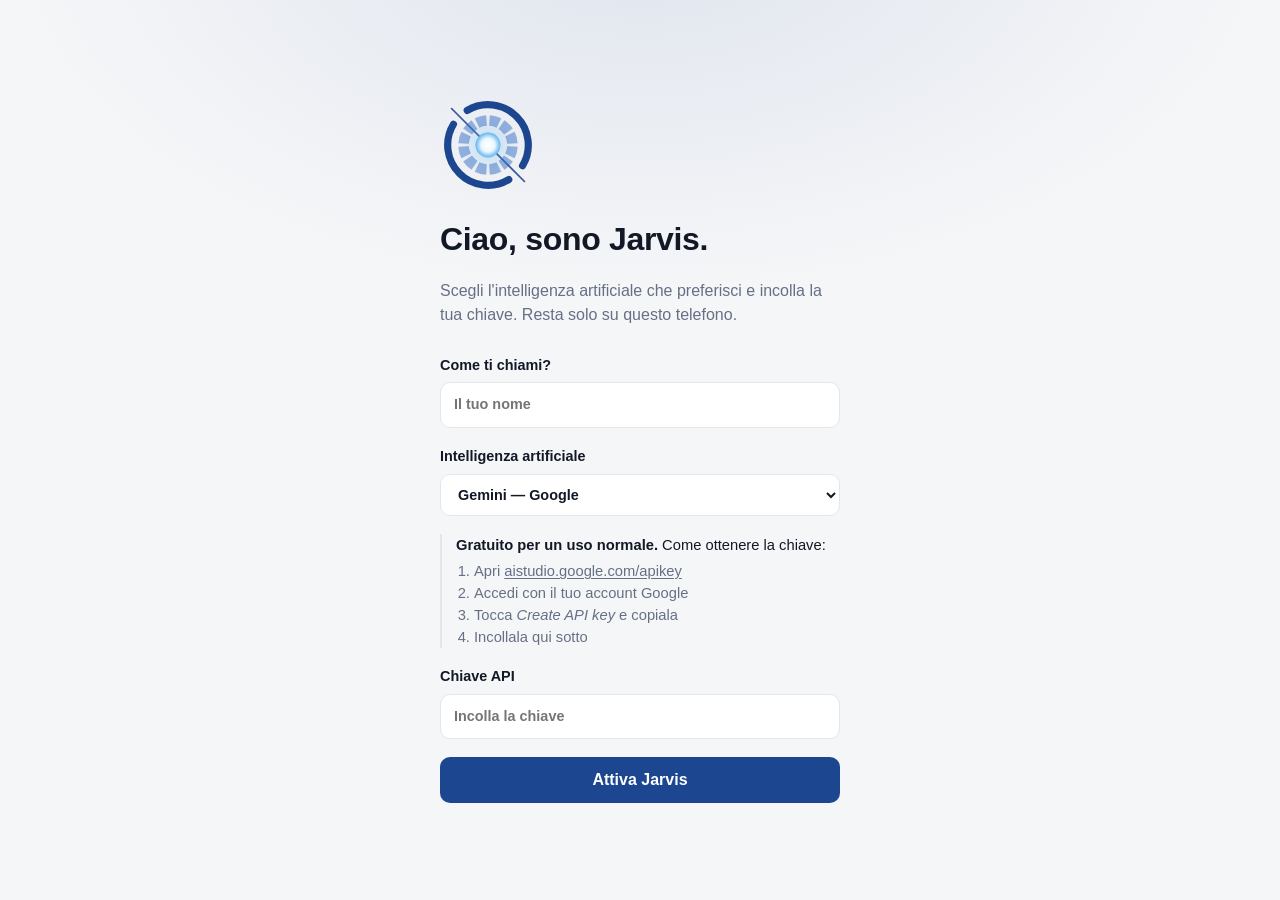
<file: index.html>
<!doctype html>
<html lang="it">
<head>
  <meta charset="utf-8">
  <meta name="viewport" content="width=device-width, initial-scale=1, viewport-fit=cover, interactive-widget=resizes-content">
  <title>Jarvis</title>
  <meta name="description" content="Jarvis, il tuo assistente personale.">
  <meta name="theme-color" content="#f5f6f8" media="(prefers-color-scheme: light)">
  <meta name="theme-color" content="#0c0e14" media="(prefers-color-scheme: dark)">
  <meta name="apple-mobile-web-app-capable" content="yes">
  <meta name="mobile-web-app-capable" content="yes">
  <meta name="apple-mobile-web-app-status-bar-style" content="default">
  <meta name="apple-mobile-web-app-title" content="Jarvis">
  <link rel="manifest" href="manifest.webmanifest">
  <link rel="icon" type="image/png" sizes="48x48" href="icons/favicon-48.png">
  <link rel="apple-touch-icon" href="icons/apple-touch-icon.png">
  <link rel="stylesheet" href="style.css">
</head>
<body>
  <!-- Accensione -->
  <div id="boot" class="boot" hidden aria-hidden="true"><div class="reactor-slot xl"></div></div>

  <!-- Configurazione iniziale -->
  <section id="setup" class="screen" hidden>
    <div class="setup-card">
      <div class="reactor-slot lg"></div>
      <h1>Ciao, sono Jarvis.</h1>
      <p class="muted">Scegli l'intelligenza artificiale che preferisci e incolla la tua chiave. Resta solo su questo telefono.</p>

      <form id="setup-form">
        <label>Come ti chiami?
          <input id="setup-name" autocomplete="given-name" placeholder="Il tuo nome" required>
        </label>

        <label>Intelligenza artificiale
          <select id="setup-provider"></select>
        </label>

        <div id="setup-howto" class="howto"></div>

        <label>Chiave API
          <input id="setup-key" type="password" autocomplete="off" spellcheck="false" placeholder="Incolla la chiave" required>
        </label>

        <p id="setup-error" class="error" hidden></p>
        <button id="setup-submit" type="submit" class="primary">Attiva Jarvis</button>
      </form>
    </div>
  </section>

  <!-- App principale -->
  <section id="main" class="screen" hidden>
    <header class="topbar glass">
      <div class="topbar-row">
      <div class="brand"><div class="reactor-slot sm"></div><div><div>Jarvis</div><div id="model-chip" class="model-chip"></div></div></div>
      <nav class="tabs" role="tablist">
        <button role="tab" data-tab="chat" aria-selected="true">Chat</button>
        <button role="tab" data-tab="notes" aria-selected="false">Promemoria <span id="notes-badge" class="badge" hidden></span></button>
        <button role="tab" data-tab="settings" aria-selected="false" aria-label="Impostazioni"><svg viewBox="0 0 24 24"><circle cx="12" cy="12" r="3"/><path d="M19.4 15a1.7 1.7 0 0 0 .3 1.8l.1.1a2 2 0 1 1-2.8 2.8l-.1-.1a1.7 1.7 0 0 0-1.8-.3 1.7 1.7 0 0 0-1 1.5V21a2 2 0 1 1-4 0v-.1a1.7 1.7 0 0 0-1.1-1.5 1.7 1.7 0 0 0-1.8.3l-.1.1a2 2 0 1 1-2.8-2.8l.1-.1a1.7 1.7 0 0 0 .3-1.8 1.7 1.7 0 0 0-1.5-1H3a2 2 0 1 1 0-4h.1a1.7 1.7 0 0 0 1.5-1.1 1.7 1.7 0 0 0-.3-1.8l-.1-.1a2 2 0 1 1 2.8-2.8l.1.1a1.7 1.7 0 0 0 1.8.3H9a1.7 1.7 0 0 0 1-1.5V3a2 2 0 1 1 4 0v.1a1.7 1.7 0 0 0 1 1.5 1.7 1.7 0 0 0 1.8-.3l.1-.1a2 2 0 1 1 2.8 2.8l-.1.1a1.7 1.7 0 0 0-.3 1.8V9a1.7 1.7 0 0 0 1.5 1H21a2 2 0 1 1 0 4h-.1a1.7 1.7 0 0 0-1.5 1z"/></svg></button>
      </nav>
      </div>
      <div id="install-banner" class="banner" hidden>
        <span id="install-text"></span>
        <button id="install-btn" class="ghost" hidden>Installa</button>
        <button id="install-close" class="close" aria-label="Chiudi"><svg viewBox="0 0 24 24"><path d="M6 6l12 12M18 6L6 18"/></svg></button>
      </div>
    </header>


    <!-- Chat -->
    <div id="tab-chat" class="tab">
      <div id="messages" class="messages" aria-live="polite"></div>
      <div class="dock glass">
      <div class="quick">
        <button data-quick="brief">Brief del giorno</button>
        <button data-quick="news">Notizie</button>
        <button data-quick="email">Scrivi una email</button>
      </div>
      <form id="composer" class="composer">
        <button id="mic" type="button" class="icon" aria-label="Parla" hidden><svg viewBox="0 0 24 24"><rect x="9" y="3" width="6" height="11" rx="3"/><path d="M5 11a7 7 0 0 0 14 0M12 18v3"/></svg></button>
        <textarea id="input" rows="1" placeholder="Chiedi a Jarvis…" enterkeyhint="send"></textarea>
        <button id="send" type="submit" class="icon primary" aria-label="Invia"><svg viewBox="0 0 24 24"><path d="M12 19V5M5 12l7-7 7 7"/></svg></button>
      </form>
      </div>
    </div>

    <!-- Promemoria -->
    <div id="tab-notes" class="tab" hidden>
      <form id="note-form" class="note-form">
        <input id="note-text" placeholder="Nuovo promemoria…" required>
        <input id="note-date" type="date" aria-label="Scadenza">
        <button type="submit" class="primary">Aggiungi</button>
      </form>
      <p class="muted small">Puoi anche dire a Jarvis "ricordami di…" in chat.</p>
      <ul id="notes" class="notes"></ul>
    </div>

    <!-- Impostazioni -->
    <div id="tab-settings" class="tab" hidden>
      <form id="settings-form" class="settings">
        <label>Il tuo nome <input id="set-name"></label>
        <label>Intelligenza artificiale <select id="set-provider"></select></label>
        <div id="set-howto" class="howto"></div>
        <label>Chiave API <input id="set-key" type="password" autocomplete="off" spellcheck="false" placeholder="Incolla la chiave"></label>
        <label>Modello
          <select id="set-model" disabled><option>Salva la chiave per vedere i modelli</option></select>
        </label>
        <label class="choice"><input id="set-voice" type="checkbox"> <span>Leggi le risposte ad alta voce</span></label>
        <label class="choice"><input id="set-motion" type="checkbox"> <span>Animazioni del reattore</span></label>
        <p id="settings-msg" class="small" hidden></p>
        <button type="submit" class="primary">Salva</button>
      </form>
      <div class="danger-zone">
        <button id="clear-chat" class="ghost">Cancella la conversazione</button>
        <button id="reset-all" class="ghost danger">Reset completo (cancella tutto)</button>
      </div>
      <p class="muted small">Chiavi e dati restano solo su questo telefono. Jarvis non invia email né fa acquisti: prepara bozze che invii tu.</p>
    </div>
  </section>

  <script type="module" src="app.js"></script>
</body>
</html>
</file>
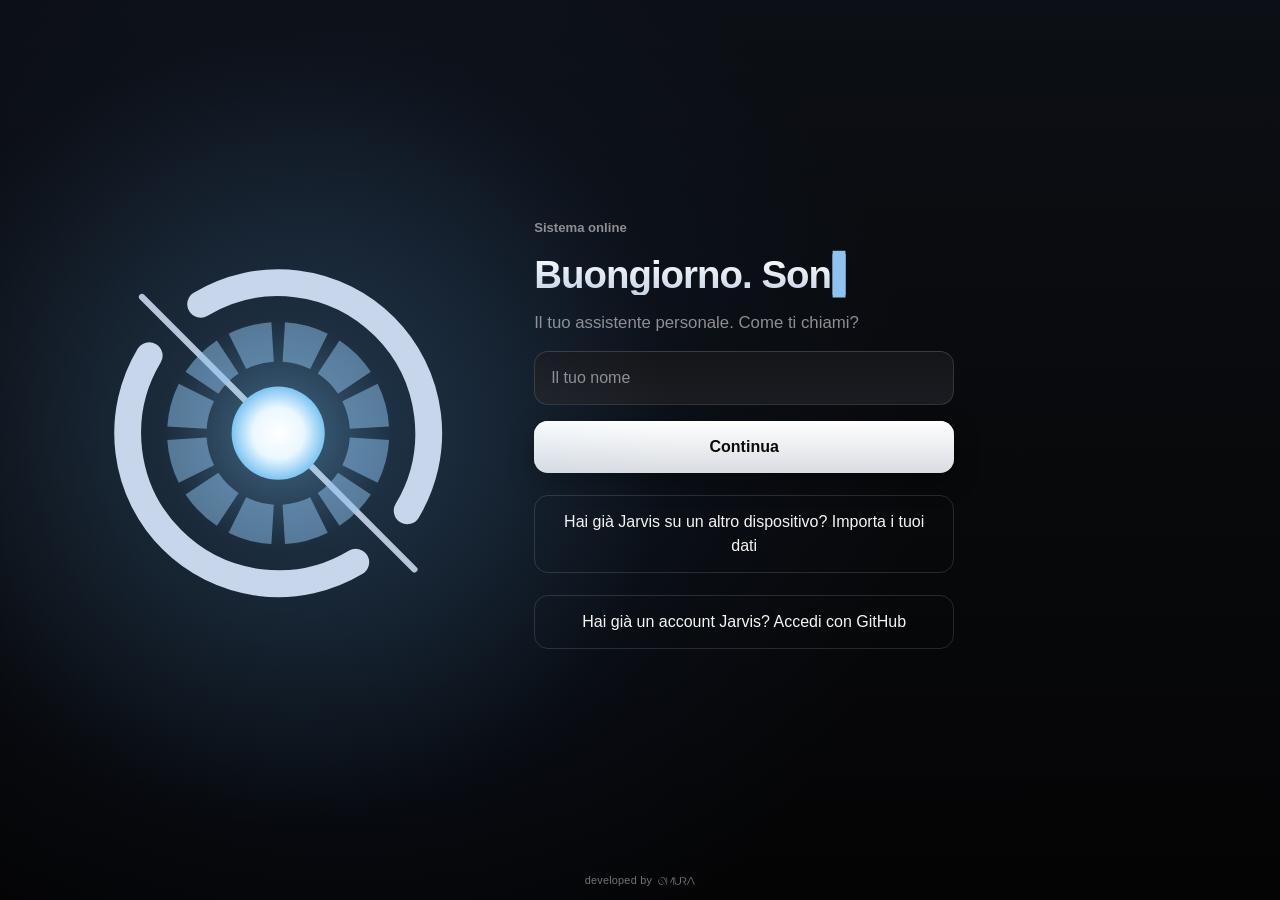
<file: dev/index.html>
<!doctype html>
<html lang="it">
<head>
  <meta charset="utf-8">
  <meta name="viewport" content="width=device-width, initial-scale=1, viewport-fit=cover, interactive-widget=resizes-content">
  <title>Jarvis Dev</title>
  <meta name="description" content="Jarvis, il tuo assistente personale.">
  <meta name="theme-color" content="#0c0f15">
  <meta name="color-scheme" content="dark">
  <meta name="author" content="Omura Srl">
  <meta name="apple-mobile-web-app-capable" content="yes">
  <meta name="mobile-web-app-capable" content="yes">
  <meta name="apple-mobile-web-app-status-bar-style" content="black-translucent">
  <meta name="apple-mobile-web-app-title" content="Jarvis Dev">
  <link rel="manifest" href="manifest.webmanifest">
  <link rel="icon" type="image/png" sizes="48x48" href="icons/favicon-48.png">
  <link rel="apple-touch-icon" href="icons/apple-touch-icon.png">
  <link rel="stylesheet" href="style.css">
</head>
<body data-state="idle">

  <!-- ============ Primo avvio guidato ============ -->
  <section id="onboarding" class="screen onboarding" hidden>
    <div class="ob-reactor"><div class="reactor-slot ob"></div></div>

    <div class="ob-step" data-step="name">
      <p class="eyebrow">Sistema online</p>
      <h1 class="type" data-text="Buongiorno. Sono Jarvis."></h1>
      <p class="lead">Il tuo assistente personale. Come ti chiami?</p>
      <input id="ob-name" autocomplete="given-name" placeholder="Il tuo nome" enterkeyhint="next">
      <div id="ob-gender" class="gender" hidden>
        <p id="ob-gender-hint" class="small muted"></p>
        <div class="chips" role="radiogroup" aria-label="Come ti parlo">
          <button type="button" data-gender="m">Al maschile</button>
          <button type="button" data-gender="f">Al femminile</button>
          <button type="button" data-gender="n">Neutro</button>
        </div>
      </div>
      <button class="primary wide" data-next="brain">Continua</button>
    </div>

    <div class="ob-step" data-step="brain" hidden>
      <p class="eyebrow">Passo 1 di 3</p>
      <h1>Per pensare mi serve un cervello.</h1>
      <p class="lead">Scegli l'intelligenza artificiale. Ti consiglio Gemini: è gratis e ci permette di parlare a voce in tempo reale.</p>
      <button class="card choice-card selected" data-brain="gemini">
        <span class="card-title">Gemini di Google <span class="pill">Consigliato</span></span>
        <span class="card-sub">Gratis · conversazione vocale in tempo reale · ricerca web</span>
      </button>
      <button class="card choice-card" data-brain="other">
        <span class="card-title">Un'altra AI</span>
        <span class="card-sub">Claude, ChatGPT, Mistral, Groq, DeepSeek, Grok, OpenRouter</span>
      </button>
      <select id="ob-provider" hidden></select>
      <button class="primary wide" data-next="key">Continua</button>
    </div>

    <div class="ob-step" data-step="key" hidden>
      <p class="eyebrow">Passo 2 di 3</p>
      <h1 id="ob-key-title">Colleghiamo Gemini.</h1>
      <ol class="steps" id="ob-key-steps"></ol>
      <a id="ob-key-open" class="primary wide button-link" target="_blank" rel="noopener">Apri la pagina della chiave</a>
      <button id="ob-paste" class="ghost wide">Ho copiato la chiave: incollala</button>
      <input id="ob-key" type="password" autocomplete="off" spellcheck="false" placeholder="…oppure incollala qui">
      <p id="ob-key-msg" class="small" hidden></p>
    </div>

    <div class="ob-step" data-step="voice" hidden>
      <p class="eyebrow">Passo 3 di 3</p>
      <h1>Ultima cosa: la mia voce.</h1>
      <p class="lead">Per parlarmi mi serve il microfono. Ascolto solo quando tocchi il reattore. Promesso.</p>
      <label>Voce
        <select id="ob-voice"></select>
      </label>
      <button id="ob-finish" class="primary wide">Attiva il microfono e iniziamo</button>
      <button id="ob-skip-mic" class="ghost wide">Per ora preferisco scrivere</button>
    </div>
    <p class="credit">developed by <span class="omura" role="img" aria-label="Omura"></span></p>
  </section>

  <!-- ============ Schermata principale ============ -->
  <section id="core" class="screen core" hidden>
    <header class="topbar">
      <div class="brand"><b>Jarvis <span class="dev-tag">DEV</span></b><small><span id="date"></span> · <span id="clock">--:--</span></small></div>
      <button class="icon-btn" data-open="settings" aria-label="Impostazioni"><svg viewBox="0 0 24 24"><circle cx="12" cy="12" r="3"/><path d="M19.4 15a1.7 1.7 0 0 0 .3 1.8l.1.1a2 2 0 1 1-2.8 2.8l-.1-.1a1.7 1.7 0 0 0-1.8-.3 1.7 1.7 0 0 0-1 1.5V21a2 2 0 1 1-4 0v-.1a1.7 1.7 0 0 0-1.1-1.5 1.7 1.7 0 0 0-1.8.3l-.1.1a2 2 0 1 1-2.8-2.8l.1-.1a1.7 1.7 0 0 0 .3-1.8 1.7 1.7 0 0 0-1.5-1H3a2 2 0 1 1 0-4h.1a1.7 1.7 0 0 0 1.5-1.1 1.7 1.7 0 0 0-.3-1.8l-.1-.1a2 2 0 1 1 2.8-2.8l.1.1a1.7 1.7 0 0 0 1.8.3H9a1.7 1.7 0 0 0 1-1.5V3a2 2 0 1 1 4 0v.1a1.7 1.7 0 0 0 1 1.5 1.7 1.7 0 0 0 1.8-.3l.1-.1a2 2 0 1 1 2.8 2.8l-.1.1a1.7 1.7 0 0 0-.3 1.8V9a1.7 1.7 0 0 0 1.5 1H21a2 2 0 1 1 0 4h-.1a1.7 1.7 0 0 0-1.5 1z"/></svg></button>
    </header>

    <main class="stage">
      <button id="reactor-btn" class="reactor-btn" aria-label="Parla con Jarvis">
        <div class="reactor-slot core-r"></div>
      </button>
      <p id="status" class="status">Tocca il reattore e parla</p>

      <div class="captions" aria-live="polite">
        <p id="cap-user" class="cap-user"></p>
        <div id="cap-jarvis" class="cap-jarvis"></div>
        <div id="cap-actions" class="app-actions"></div>
      </div>
    </main>

    <form id="composer" class="composer" hidden>
      <textarea id="input" rows="1" placeholder="Scrivi a Jarvis…" enterkeyhint="send"></textarea>
      <button type="submit" class="send" aria-label="Invia"><svg viewBox="0 0 24 24"><path d="M12 19V5M5 12l7-7 7 7"/></svg></button>
    </form>

    <nav class="dock">
      <button id="kb-toggle" aria-label="Scrivi"><svg viewBox="0 0 24 24"><rect x="2" y="6" width="20" height="12" rx="2"/><path d="M6 10h.01M10 10h.01M14 10h.01M18 10h.01M7 14h10"/></svg><span>Scrivi</span></button>
      <button data-open="history" aria-label="Cronologia"><svg viewBox="0 0 24 24"><path d="M21 12a9 9 0 1 1-3-6.7L21 8"/><path d="M21 3v5h-5M12 7v5l3 2"/></svg><span>Cronologia</span></button>
      <button data-open="notes" aria-label="Promemoria"><svg viewBox="0 0 24 24"><path d="M9 11l3 3 8-8"/><path d="M20 12v7a2 2 0 0 1-2 2H6a2 2 0 0 1-2-2V5a2 2 0 0 1 2-2h9"/></svg><span>Promemoria</span><b id="notes-badge" class="badge" hidden></b></button>
      <button data-open="memory" aria-label="Memoria"><svg viewBox="0 0 24 24"><path d="M12 3a6 6 0 0 0-6 6c0 2.2 1.2 3.6 2 4.5V17h8v-3.5c.8-.9 2-2.3 2-4.5a6 6 0 0 0-6-6zM9 21h6"/></svg><span>Memoria</span></button>
      <p class="credit">developed by <span class="omura" role="img" aria-label="Omura"></span></p>
    </nav>
  </section>

  <!-- ============ Pannelli ============ -->
  <section id="sheet-history" class="sheet" hidden>
    <header><h2>Cronologia</h2><button class="icon-btn" data-close aria-label="Chiudi"><svg viewBox="0 0 24 24"><path d="M6 6l12 12M18 6L6 18"/></svg></button></header>
    <div id="messages" class="messages"></div>
    <div class="sheet-foot"><button id="clear-chat" class="ghost">Cancella la cronologia</button></div>
  </section>

  <section id="sheet-notes" class="sheet" hidden>
    <header><h2>Promemoria</h2><button class="icon-btn" data-close aria-label="Chiudi"><svg viewBox="0 0 24 24"><path d="M6 6l12 12M18 6L6 18"/></svg></button></header>
    <form id="note-form" class="note-form">
      <input id="note-text" placeholder="Nuovo promemoria…" required>
      <input id="note-date" type="date" aria-label="Scadenza">
      <button type="submit" class="primary">Aggiungi</button>
    </form>
    <p class="small muted">Oppure di' a Jarvis: "ricordami di…"</p>
    <ul id="notes" class="list"></ul>
  </section>

  <section id="sheet-memory" class="sheet" hidden>
    <header><h2>Cosa so di te</h2><button class="icon-btn" data-close aria-label="Chiudi"><svg viewBox="0 0 24 24"><path d="M6 6l12 12M18 6L6 18"/></svg></button></header>
    <p class="small muted">Jarvis impara da solo da quello che vi dite, a voce o per iscritto, e aggiorna questa lista dopo ogni conversazione. Se qualcosa non va, cancellalo o digli "dimentica che…". Tutto resta su questo telefono.</p>
    <p id="memory-status" class="small muted"></p>
    <ul id="memory" class="list"></ul>
    <h3 class="sheet-sub">Rubrica</h3>
    <p class="small muted">Di' a Jarvis "il numero di Marco è…" e da lì in poi i pulsanti aprono direttamente la chat giusta. I numeri restano qui: all'AI arrivano solo i nomi.</p>
    <form id="contact-form" class="note-form">
      <input id="contact-name" placeholder="Nome" autocomplete="off" required>
      <input id="contact-phone" type="tel" placeholder="Numero" autocomplete="off" required>
      <button type="submit" class="primary">Aggiungi</button>
    </form>
    <ul id="contacts" class="list"></ul>
  </section>

  <section id="sheet-settings" class="sheet" hidden>
    <header><h2>Impostazioni</h2><button class="icon-btn" data-close aria-label="Chiudi"><svg viewBox="0 0 24 24"><path d="M6 6l12 12M18 6L6 18"/></svg></button></header>
    <form id="settings-form" class="settings">
      <label>Il tuo nome <input id="set-name"></label>
      <label>Come ti parla Jarvis
        <select id="set-gender">
          <option value="m">Al maschile</option>
          <option value="f">Al femminile</option>
          <option value="n">Neutro</option>
        </select>
      </label>
      <label>Intelligenza artificiale <select id="set-provider"></select></label>
      <div id="set-howto" class="howto"></div>
      <label>Chiave API <input id="set-key" type="password" autocomplete="off" spellcheck="false" placeholder="Incolla la chiave"></label>
      <label>Modello per la chat scritta
        <select id="set-model" disabled><option>Salva la chiave per vedere i modelli</option></select>
      </label>
      <label>Voce di Jarvis <select id="set-voice"></select></label>
      <p id="voice-engine" class="small muted"></p>
      <label class="check"><input id="set-speak" type="checkbox"> <span>Leggi ad alta voce le risposte scritte</span></label>
      <label class="check"><input id="set-motion" type="checkbox"> <span>Animazioni</span></label>
      <div id="wake-row" class="wake-row">
        <label class="check"><input id="set-wake" type="checkbox"> <span>Attivami quando dici «Jarvis»</span></label>
        <p class="small muted">Funziona finché sono aperto sullo schermo: il browser trascrive quello che sente (tramite Apple o Google) e io mi sveglio solo al mio nome. Con il telefono bloccato c'è sempre «Ehi Siri, Jarvis».</p>
      </div>
      <p id="settings-msg" class="small" hidden></p>
      <button type="submit" class="primary wide">Salva</button>
    </form>
    <details class="guide">
      <summary>Widget, Siri e scorciatoie</summary>
      <h4>iPhone: widget e "Ehi Siri"</h4>
      <ol>
        <li>Apri l'app <strong>Comandi</strong> e tocca <strong>+</strong></li>
        <li>Aggiungi l'azione <strong>Apri URL</strong> con: <code id="guide-url-talk"></code></li>
        <li>Chiama il comando <strong>Jarvis</strong>: ora puoi dire "Ehi Siri, Jarvis"</li>
        <li>Sulla Home: tieni premuto → <strong>Modifica → Aggiungi widget → Comandi</strong></li>
      </ol>
      <h4>Android</h4>
      <p class="small"><a href="https://github.com/omurabpi/jarvis/releases/download/apk/jarvis.apk"><strong>Scarica l'app Android (APK)</strong></a> — si aggiorna da sola insieme al sito.</p>
      <ol>
        <li>Tieni premuta l'icona: <strong>Parla</strong>, <strong>Brief</strong>, <strong>Promemoria</strong></li>
        <li>Da qualsiasi app: <strong>Condividi → Jarvis</strong></li>
      </ol>
    </details>
    <div class="danger-zone">
      <button id="reset-all" class="ghost danger">Reset completo (cancella tutto)</button>
    </div>
    <p class="credit">developed by <span class="omura" role="img" aria-label="Omura"></span></p>
  </section>

  <div id="toast" class="toast" hidden></div>

  <script type="module" src="app.js"></script>
</body>
</html>
</file>
<file: style.css>
:root {
  --bg: #f5f6f8;
  --surface: #ffffff;
  --line: #e3e6eb;
  --text: #121826;
  --muted: #667085;
  --accent: #1d4690;
  --on-accent: #ffffff;
  --soft: #eceff4;
  --danger: #b42318;
  --ambient: rgba(29, 70, 144, .10);
  --glass: rgba(245, 246, 248, .72);
  /* reattore */
  --r-ring: #1d4690;
  --r-seg: #3a6fc4;
  --core: #5fb4ee;
  --radius: 12px;
  --top-h: 64px; /* aggiornato da JS con l'altezza reale della barra */
  color-scheme: light;
}
@media (prefers-color-scheme: dark) {
  :root {
    --bg: #0c0e14;
    --surface: #151a24;
    --line: #232a38;
    --text: #e8ecf3;
    --muted: #8a93a6;
    --accent: #7cc4f2;
    --on-accent: #0c0e14;
    --soft: #1a2030;
    --danger: #f97066;
    --ambient: rgba(70, 130, 210, .20);
    --glass: rgba(12, 14, 20, .66);
    --r-ring: #c8d6ec;
    --r-seg: #8fc3ef;
    --core: #7cc4f2;
    color-scheme: dark;
  }
}

* { box-sizing: border-box; }
html, body { height: 100%; }
body {
  margin: 0;
  background: radial-gradient(900px 520px at 50% -8%, var(--ambient), transparent 70%) var(--bg) fixed;
  color: var(--text);
  font: 16px/1.5 -apple-system, BlinkMacSystemFont, "Segoe UI", Roboto, sans-serif;
  -webkit-tap-highlight-color: transparent;
  --level: 0;
}
[hidden] { display: none !important; }
a { color: inherit; text-decoration-thickness: 1px; text-underline-offset: 2px; }
button, input, select, textarea { font: inherit; color: inherit; }
svg { width: 20px; height: 20px; fill: none; stroke: currentColor; stroke-width: 1.8; stroke-linecap: round; stroke-linejoin: round; display: block; }

.muted { color: var(--muted); }
.small { font-size: .85rem; }
.error { color: var(--danger); }

.screen {
  height: 100dvh;
  display: flex;
  flex-direction: column;
  padding: env(safe-area-inset-top) env(safe-area-inset-right) env(safe-area-inset-bottom) env(safe-area-inset-left);
}

/* ================= Reattore ================= */
.reactor-slot { flex: none; }
.reactor-slot.sm { width: 34px; height: 34px; }
.reactor-slot.lg { width: 96px; height: 96px; margin-bottom: 22px; }
.reactor-slot.xl { width: min(56vw, 220px); aspect-ratio: 1; }
.reactor-slot.hero-r { width: min(46vw, 176px); aspect-ratio: 1; }
svg.reactor { width: 100%; height: 100%; overflow: visible; stroke: none; }
.reactor .ring { fill: none; stroke: var(--r-ring); stroke-width: 15; }
.reactor .slash { stroke: var(--r-ring); stroke-width: 3.5; opacity: .9; }
.reactor .segs path { fill: var(--r-seg); opacity: .5; transition: opacity .25s; }
.reactor .halo, .reactor .core, .reactor .segs { transform-box: view-box; transform-origin: 0 0; }
.reactor .halo { opacity: calc(.45 + var(--level) * .55); transform: scale(calc(1 + var(--level) * .35)); }
.reactor .core { transform: scale(calc(1 + var(--level) * .12)); }

/* riposo: respiro lento */
body[data-state=idle] .reactor .halo { animation: breathe 4.5s ease-in-out infinite; }
@keyframes breathe { 50% { opacity: .75; transform: scale(1.08); } }

/* pensa: i segmenti si accendono in sequenza e ruotano piano */
body[data-state=thinking] .reactor .segs { animation: spin 9s linear infinite; }
body[data-state=thinking] .reactor .segs path { animation: chase 1.1s ease-in-out infinite; animation-delay: calc(var(--i) * -.0917s); }
body[data-state=thinking] .reactor .halo { animation: breathe 1.4s ease-in-out infinite; }
@keyframes spin { to { transform: rotate(360deg); } }
@keyframes chase { 0%, 100% { opacity: .22; } 30% { opacity: 1; } }

/* ascolta / parla: reagisce agli impulsi (--level) */
body[data-state=listening] .reactor .segs path,
body[data-state=speaking] .reactor .segs path { opacity: calc(.45 + var(--level) * .55); }
body[data-state=listening] .reactor .ring { animation: ring-glow 1.6s ease-in-out infinite; }
@keyframes ring-glow { 50% { opacity: .55; } }

/* accensione */
.boot {
  position: fixed; inset: 0; z-index: 50; display: grid; place-items: center;
  background: radial-gradient(600px 600px at 50% 45%, var(--ambient), transparent 70%) var(--bg);
  transition: opacity .55s ease, transform .55s ease;
}
.boot.out { opacity: 0; transform: scale(1.08); pointer-events: none; }
.boot .ring, .boot .slash { stroke-dasharray: 1; stroke-dashoffset: 1; }
.boot.on .ring { animation: draw .7s cubic-bezier(.6, 0, .2, 1) forwards; }
.boot.on .slash { animation: draw .5s .45s ease-out forwards; }
.boot .segs path { opacity: 0; }
.boot.on .segs path { animation: seg-on .25s ease-out forwards; animation-delay: calc(.35s + var(--i) * .045s); }
.boot .core, .boot .halo { transform: scale(0); }
.boot.on .core { animation: core-on .6s .9s cubic-bezier(.3, 1.6, .5, 1) forwards; }
.boot.on .halo { animation: halo-on .9s .9s ease-out forwards; }
@keyframes draw { to { stroke-dashoffset: 0; } }
@keyframes seg-on { to { opacity: .55; } }
@keyframes core-on { to { transform: scale(1); } }
@keyframes halo-on { 40% { transform: scale(1.6); opacity: 1; } 100% { transform: scale(1); opacity: .5; } }

/* niente animazioni se richiesto */
.no-motion .reactor *, .no-motion .msg { animation: none !important; transition: none !important; }

/* ================= Configurazione ================= */
#setup { overflow-y: auto; }
.setup-card { width: 100%; max-width: 440px; margin: auto; padding: 40px 20px; }
.setup-card h1 { margin: 0 0 6px; font-size: 2rem; font-weight: 650; letter-spacing: -.01em; }
.setup-card form { display: grid; gap: 18px; margin-top: 28px; }
label { display: grid; gap: 6px; font-size: .9rem; font-weight: 600; }
.choice { display: flex; gap: 10px; align-items: center; font-weight: 400; font-size: 1rem; }
.choice input { accent-color: var(--accent); width: 18px; height: 18px; margin: 0; }
.howto { border-left: 2px solid var(--line); padding: 0 0 0 14px; font-size: .92rem; color: var(--muted); }
.howto p { margin: 0 0 4px; color: var(--text); }
.howto p.small { margin-top: 6px; color: var(--muted); }
.howto ol { padding-left: 18px; margin: 0; }

input:not([type=radio]):not([type=checkbox]), select, textarea {
  width: 100%; padding: 11px 13px; border-radius: 10px;
  background: var(--surface); border: 1px solid var(--line); outline: none;
}
input:focus, select:focus, textarea:focus { border-color: var(--accent); }

button { cursor: pointer; border: 0; border-radius: 10px; padding: 11px 16px; background: var(--soft); }
button.primary { background: var(--accent); color: var(--on-accent); font-weight: 600; }
button:disabled { opacity: .45; }
button.ghost { background: transparent; border: 1px solid var(--line); }
button.danger { color: var(--danger); }
button.icon { width: 44px; height: 44px; padding: 0; flex: none; display: grid; place-items: center; border-radius: 50%; }

/* ================= App principale ================= */
#main { position: relative; padding-top: 0; padding-bottom: 0; }

.glass {
  background: var(--glass);
  -webkit-backdrop-filter: blur(20px) saturate(1.6);
  backdrop-filter: blur(20px) saturate(1.6);
}

.topbar {
  position: absolute; top: 0; left: 0; right: 0; z-index: 10;
  padding: calc(10px + env(safe-area-inset-top)) calc(14px + env(safe-area-inset-right)) 10px calc(14px + env(safe-area-inset-left));
  border-bottom: 1px solid var(--line);
}
.topbar-row { display: flex; align-items: center; justify-content: space-between; gap: 8px; }
.brand { display: flex; align-items: center; gap: 10px; font-weight: 650; font-size: 1.1rem; line-height: 1.15; min-width: 0; }
.model-chip { font-size: .72rem; font-weight: 400; color: var(--muted); white-space: nowrap; overflow: hidden; text-overflow: ellipsis; max-width: 42vw; }
.tabs { display: flex; gap: 2px; flex: none; }
.tabs button { padding: 7px 10px; background: transparent; color: var(--muted); font-size: .9rem; display: flex; align-items: center; gap: 6px; }
.tabs button[aria-selected=true] { color: var(--text); background: var(--soft); }
.badge { background: var(--danger); color: #fff; border-radius: 99px; min-width: 18px; padding: 0 5px; font-size: .72rem; font-weight: 700; line-height: 18px; text-align: center; }

.banner { display: flex; align-items: center; gap: 8px; margin-top: 10px; padding: 8px 10px; background: var(--surface); border: 1px solid var(--line); border-radius: var(--radius); font-size: .88rem; }
.banner span { flex: 1; }
.banner button { padding: 6px 10px; }
.banner .close { width: 30px; height: 30px; padding: 0; display: grid; place-items: center; background: transparent; }

.tab { flex: 1; min-height: 0; display: flex; flex-direction: column; }
#tab-notes, #tab-settings { overflow-y: auto; padding: calc(var(--top-h) + 18px) 16px calc(24px + env(safe-area-inset-bottom)); gap: 12px; }

/* Chat */
.messages {
  flex: 1; overflow-y: auto; display: flex; flex-direction: column; gap: 14px;
  padding: calc(var(--top-h) + 16px) 16px calc(130px + env(safe-area-inset-bottom));
}
.msg { max-width: 86%; overflow-wrap: anywhere; animation: rise .35s ease-out; }
.msg.static { animation: none; }
@keyframes rise { from { opacity: 0; transform: translateY(8px); } }
.msg.user { align-self: flex-end; background: var(--accent); color: var(--on-accent); padding: 9px 14px; border-radius: 18px 18px 4px 18px; white-space: pre-wrap; }
.msg.assistant { align-self: flex-start; padding: 2px 0; max-width: 100%; }
.msg.assistant p { margin: 0 0 8px; }
.msg.assistant p:last-of-type { margin-bottom: 0; }
.msg.assistant ul, .msg.assistant ol { margin: 4px 0 8px; padding-left: 20px; }
.msg.assistant code { background: var(--soft); padding: 1px 5px; border-radius: 4px; font-size: .9em; }
.msg.error { color: var(--danger); }
.msg .sources { margin-top: 10px; font-size: .8rem; color: var(--muted); display: grid; gap: 2px; }
.msg .sources a { overflow: hidden; text-overflow: ellipsis; white-space: nowrap; }
.msg .saved { margin-top: 10px; font-size: .85rem; padding: 8px 10px; background: var(--surface); border: 1px solid var(--line); border-radius: 8px; }
.msg .actions { margin-top: 6px; display: flex; gap: 2px; }
.msg .actions button { padding: 4px 8px; font-size: .8rem; background: transparent; color: var(--muted); }
.typing { color: var(--muted); display: inline-flex; align-items: center; gap: 10px; }
.reactor-slot.xs { width: 26px; height: 26px; }
.typing::after { content: "Sto pensando…"; animation: fade 1.6s ease-in-out infinite; }
@keyframes fade { 50% { opacity: .4; } }

.empty { margin: auto 0; padding: 12px 4px; text-align: center; display: grid; justify-items: center; }
.empty .hero { background: transparent; padding: 0; border-radius: 50%; margin-bottom: 22px; }
.empty .hero:disabled { opacity: 1; cursor: default; }
.empty h2 { font-size: 1.6rem; font-weight: 650; letter-spacing: -.01em; margin: 0 0 6px; }
.empty p { color: var(--muted); margin: 0; }

.dock {
  position: absolute; left: 0; right: 0; bottom: 0; z-index: 10;
  padding: 10px env(safe-area-inset-right) env(safe-area-inset-bottom) env(safe-area-inset-left);
  border-top: 1px solid var(--line);
}
.quick { display: flex; gap: 8px; overflow-x: auto; padding: 0 14px 8px; scrollbar-width: none; }
.quick button { flex: none; padding: 7px 13px; border-radius: 99px; background: transparent; border: 1px solid var(--line); font-size: .87rem; }
.composer { display: flex; align-items: flex-end; gap: 6px; padding: 0 12px 12px; }
.composer textarea { resize: none; max-height: 140px; border-radius: 22px; padding: 10px 16px; }
#mic { background: transparent; color: var(--muted); }
#mic.listening { background: var(--accent); color: var(--on-accent); }

/* Promemoria */
.note-form { display: grid; grid-template-columns: 1fr auto; gap: 8px; }
.note-form #note-text { grid-column: 1 / -1; }
.notes { list-style: none; margin: 8px 0 0; padding: 0; }
.notes li { display: flex; align-items: center; gap: 12px; padding: 12px 2px; border-bottom: 1px solid var(--line); }
.notes li.done .n-text { text-decoration: line-through; color: var(--muted); }
.notes input[type=checkbox] { width: 20px; height: 20px; accent-color: var(--accent); flex: none; margin: 0; }
.n-body { flex: 1; min-width: 0; }
.n-date { font-size: .8rem; color: var(--muted); }
.notes li.overdue .n-date { color: var(--danger); }
.notes .del { background: transparent; color: var(--muted); padding: 6px; }
.notes .del svg { width: 16px; height: 16px; }

/* Impostazioni */
.settings { display: grid; gap: 16px; }
.danger-zone { display: grid; gap: 8px; margin-top: 12px; padding-top: 16px; border-top: 1px solid var(--line); }
</file>
<file: dev/style.css>
/* Jarvis — stile "Studio": nero profondo, luce che nasce dal reattore, tipografia grande. */
:root {
  --bg: #08090b;
  --bg-top: #0c0f15;
  --text: #f5f5f3;
  --muted: #8e8e93;
  --dim: #636366;
  --line: rgba(255, 255, 255, .07);
  --line-strong: rgba(255, 255, 255, .13);
  --accent: #8fc3ef;
  --on-accent: #0a0a0b;
  --danger: #ff6b5e;
  --glow: 124 196 242;
  /* superfici con un filo di profondità */
  --surface: linear-gradient(180deg, #212329 0%, #15161a 100%);
  --surface-hover: linear-gradient(180deg, #2a2c33 0%, #1b1c21 100%);
  --surface-edge: inset 0 1px 0 rgba(255, 255, 255, .07), 0 1px 2px rgba(0, 0, 0, .45);
  --light: linear-gradient(180deg, #ffffff 0%, #d9dce2 100%);
  --silver: linear-gradient(180deg, #ffffff 0%, #c6d3e6 100%);
  /* reattore */
  --r-ring: #c8d6ec;
  --r-seg: #8fc3ef;
  --core: #7cc4f2;
  --radius: 16px;
  --sans: -apple-system, BlinkMacSystemFont, "SF Pro Text", "Segoe UI", Roboto, sans-serif;
  --mono: ui-monospace, "SF Mono", "Cascadia Mono", "Roboto Mono", monospace;
  color-scheme: dark;
}

* { box-sizing: border-box; }
html, body { height: 100%; }
body {
  margin: 0;
  background:
    radial-gradient(130% 55% at 50% 28%, rgba(60, 125, 205, .17) 0%, rgba(40, 80, 150, .06) 45%, transparent 72%),
    linear-gradient(180deg, var(--bg-top) 0%, var(--bg) 55%, #040405 100%) fixed;
  color: var(--text);
  font: 16px/1.5 var(--sans);
  -webkit-font-smoothing: antialiased;
  -webkit-tap-highlight-color: transparent;
  --level: 0;
  overflow: hidden;
}
[hidden] { display: none !important; }
a { color: var(--accent); }
button, input, select, textarea { font: inherit; color: inherit; }
svg { width: 22px; height: 22px; fill: none; stroke: currentColor; stroke-width: 1.7; stroke-linecap: round; stroke-linejoin: round; display: block; }
.muted { color: var(--muted); }
.small { font-size: .85rem; }
.error { color: var(--danger); }

.screen {
  position: relative; z-index: 1;
  height: 100dvh; display: flex; flex-direction: column;
  padding: env(safe-area-inset-top) env(safe-area-inset-right) env(safe-area-inset-bottom) env(safe-area-inset-left);
}

/* ---------- Controlli ---------- */
input:not([type=checkbox]), select, textarea {
  width: 100%; padding: 14px 16px; border-radius: 14px; outline: none;
  background: linear-gradient(180deg, #141519 0%, #1b1c21 100%);
  border: 1px solid var(--line-strong);
  transition: border-color .2s, box-shadow .2s;
}
input::placeholder, textarea::placeholder { color: var(--muted); }
input:focus, select:focus, textarea:focus { border-color: rgb(var(--glow) / .6); box-shadow: 0 0 0 4px rgb(var(--glow) / .12); }
button { cursor: pointer; border: 0; border-radius: 14px; padding: 14px 18px; background: var(--surface); box-shadow: var(--surface-edge); transition: transform .15s, background .2s; }
button:active { transform: scale(.97); }
button:disabled { opacity: .45; }
.primary { background: var(--light); color: var(--on-accent); font-weight: 650; box-shadow: inset 0 1px 0 #fff, 0 8px 24px rgba(0, 0, 0, .35); }
.ghost { background: transparent; border: 1px solid var(--line-strong); box-shadow: none; }
.danger { color: var(--danger); }
.wide { width: 100%; }
.button-link { display: block; text-align: center; text-decoration: none; padding: 14px 18px; border-radius: 14px; }
.icon-btn { width: 44px; height: 44px; padding: 0; display: grid; place-items: center; background: transparent; box-shadow: none; color: var(--muted); border-radius: 50%; }
.icon-btn:hover { color: var(--text); }
label { display: grid; gap: 7px; font-size: .85rem; font-weight: 600; color: var(--muted); }
/* interruttori stile iPhone */
label.check { display: flex; align-items: center; justify-content: space-between; gap: 12px; font-weight: 400; color: var(--text); font-size: 1rem; }
label.check span { order: -1; }
label.check input {
  appearance: none; -webkit-appearance: none; flex: none; position: relative; margin: 0;
  width: 51px; height: 31px; border-radius: 16px; background: #2c2c30; cursor: pointer; transition: background .25s;
}
label.check input::after {
  content: ""; position: absolute; top: 2px; left: 2px; width: 27px; height: 27px; border-radius: 50%;
  background: var(--light); box-shadow: 0 2px 6px rgba(0, 0, 0, .4); transition: transform .25s cubic-bezier(.3, .8, .3, 1);
}
label.check input:checked { background: linear-gradient(180deg, #9fd0f5 0%, #5f9fd8 100%); }
label.check input:checked::after { transform: translateX(20px); }
.badge { position: absolute; top: 5px; right: 5px; min-width: 17px; height: 17px; padding: 0 4px; border-radius: 99px; background: var(--light); color: var(--on-accent); font: 700 .68rem/17px var(--sans); text-align: center; }
.dev-tag { font: 700 .58rem var(--sans); letter-spacing: .08em; padding: 2px 5px; border-radius: 5px; background: #f79009; color: #1a1300; vertical-align: 2px; }

/* ---------- Reattore (il logo: non si tocca) ---------- */
.reactor-slot { flex: none; }
svg.reactor { width: 100%; height: 100%; overflow: visible; stroke: none; }
.reactor .ring { fill: none; stroke: var(--r-ring); stroke-width: 15; }
.reactor .slash { stroke: var(--r-ring); stroke-width: 3.5; opacity: .9; }
.reactor .segs path { fill: var(--r-seg); opacity: .5; transition: opacity .2s; }
.reactor .halo, .reactor .core, .reactor .segs { transform-box: view-box; transform-origin: 0 0; }
.reactor .halo { opacity: calc(.45 + var(--level) * .55); transform: scale(calc(1 + var(--level) * .45)); transition: transform .08s linear; }
.reactor .core { transform: scale(calc(1 + var(--level) * .14)); transition: transform .08s linear; }

body[data-state=idle] .reactor .halo { animation: breathe 4.5s ease-in-out infinite; }
@keyframes breathe { 50% { opacity: .75; transform: scale(1.08); } }
body[data-state=thinking] .reactor .segs { animation: spin 9s linear infinite; }
body[data-state=thinking] .reactor .segs path { animation: chase 1.1s ease-in-out infinite; animation-delay: calc(var(--i) * -.0917s); }
body[data-state=thinking] .reactor .halo { animation: breathe 1.4s ease-in-out infinite; }
@keyframes spin { to { transform: rotate(360deg); } }
@keyframes chase { 0%, 100% { opacity: .22; } 30% { opacity: 1; } }
body[data-state=listening] .reactor .segs path,
body[data-state=speaking] .reactor .segs path { opacity: calc(.4 + var(--level) * .6); }
body[data-state=listening] .reactor .ring { animation: ring-pulse 1.8s ease-in-out infinite; }
@keyframes ring-pulse { 50% { opacity: .6; } }

.no-motion *, .no-motion *::before, .no-motion *::after { animation: none !important; transition: none !important; }

/* ---------- Primo avvio ---------- */
.onboarding { overflow-y: auto; align-items: center; padding-inline: max(24px, env(safe-area-inset-left)); }
.ob-reactor { position: relative; margin: max(6vh, 28px) 0 18px; }
.ob-reactor::before { content: ""; position: absolute; inset: -60%; border-radius: 50%; background: radial-gradient(closest-side, rgb(var(--glow) / .16), transparent); pointer-events: none; }
.reactor-slot.ob { position: relative; width: min(40vw, 160px); aspect-ratio: 1; }
.ob-step { width: 100%; max-width: 420px; display: grid; gap: 16px; padding-bottom: 32px; animation: rise .5s ease-out; }
.eyebrow { margin: 0; font-size: .82rem; font-weight: 600; color: var(--muted); }
.ob-step h1 {
  margin: 0; font-size: clamp(1.9rem, 8vw, 2.4rem); line-height: 1.08; font-weight: 700; letter-spacing: -.025em; min-height: 1.08em;
  background: var(--silver); -webkit-background-clip: text; background-clip: text; color: transparent;
}
.lead { margin: 0; color: var(--muted); font-size: 1.05rem; line-height: 1.45; }
.type::after { content: "▍"; color: var(--accent); -webkit-text-fill-color: var(--accent); animation: blink 1s steps(1) infinite; margin-left: 2px; }
.type.done::after { content: ""; }
@keyframes blink { 50% { opacity: 0; } }
@keyframes rise { from { opacity: 0; transform: translateY(10px); } }
.card { display: grid; gap: 4px; text-align: left; padding: 18px; border: 1px solid var(--line); background: var(--surface); box-shadow: var(--surface-edge); border-radius: 20px; }
.choice-card.selected { border-color: rgba(255, 255, 255, .55); box-shadow: inset 0 0 0 1px rgba(255, 255, 255, .55), 0 10px 30px rgb(var(--glow) / .10); }
.card-title { font-weight: 650; display: flex; align-items: center; gap: 8px; }
.card-sub { font-size: .86rem; color: var(--muted); }
.pill { font-size: .66rem; font-weight: 700; letter-spacing: .04em; text-transform: uppercase; padding: 3px 8px; border-radius: 99px; background: var(--light); color: var(--on-accent); }
.steps { margin: 0; padding: 0; list-style: none; counter-reset: s; display: grid; gap: 12px; }
.steps li { counter-increment: s; display: grid; grid-template-columns: 32px 1fr; gap: 10px; align-items: start; color: var(--muted); }
.steps li::before { content: counter(s); width: 28px; height: 28px; border-radius: 50%; background: var(--surface); box-shadow: var(--surface-edge); color: var(--text); display: grid; place-items: center; font-size: .82rem; font-weight: 600; }
.steps li strong, .steps li em { color: var(--text); }
#ob-key-msg.ok { color: #7ee2a8; }

/* ---------- Schermata principale ---------- */
/* in basso niente margine vuoto: la barra dei comandi arriva al bordo e gestisce da sé la zona della barra home */
.core { overflow: hidden; padding-bottom: 0; }
/* app installata su iPhone: occupa tutto lo schermo anche dove 100dvh resta corto */
@media (display-mode: standalone) { .screen { height: 100lvh; } }
.topbar { display: flex; align-items: center; justify-content: space-between; padding: 12px 14px 0 24px; }
.brand { display: grid; gap: 1px; line-height: 1.25; }
.brand b { font-size: 1.06rem; font-weight: 600; letter-spacing: -.01em; }
.brand small { font-size: .82rem; color: var(--muted); font-variant-numeric: tabular-nums; }
#date { display: inline-block; }
#date::first-letter { text-transform: uppercase; }

.stage { flex: 1; min-height: 0; display: flex; flex-direction: column; align-items: center; padding: 3vh 0 0; }
.reactor-btn { position: relative; flex: none; padding: 0; background: transparent; box-shadow: none; border-radius: 50%; width: min(54vw, 30vh, 230px); aspect-ratio: 1; }
.reactor-btn:active { transform: scale(.97); }
/* la luce del reattore si diffonde nella stanza e cresce con la voce */
.reactor-btn::before {
  content: ""; position: absolute; inset: -55%; border-radius: 50%; pointer-events: none;
  background: radial-gradient(closest-side, rgb(var(--glow) / calc(.13 + var(--level) * .3)), rgb(var(--glow) / 0));
  transition: background .12s linear;
}
body[data-state=thinking] .reactor-btn::before { animation: glow 1.4s ease-in-out infinite; }
@keyframes glow { 50% { opacity: .55; } }
.reactor-slot.core-r { position: relative; width: 100%; height: 100%; }
.status { margin: 22px 0 0; padding: 0 24px; font-size: .82rem; font-weight: 500; color: var(--muted); min-height: 1.3em; text-align: center; transition: color .3s; }
body[data-state=listening] .status, body[data-state=speaking] .status { color: #cfe5f8; }

.captions {
  align-self: stretch; flex: 1; min-height: 0; overflow-y: auto; display: grid; align-content: start; gap: 12px;
  width: 100%; max-width: 560px; margin: 0 auto; padding: 26px 28px 20px; text-align: left;
  -webkit-mask-image: linear-gradient(transparent, #000 22px, #000 calc(100% - 28px), transparent);
  mask-image: linear-gradient(transparent, #000 22px, #000 calc(100% - 28px), transparent);
}
.cap-user { margin: 0; color: var(--muted); font-size: 1.05rem; line-height: 1.4; }
.cap-user:not(:empty)::before { content: "“"; } .cap-user:not(:empty)::after { content: "”"; }
.cap-jarvis {
  font-size: clamp(1.45rem, 6.6vw, 1.8rem); line-height: 1.2; font-weight: 600; letter-spacing: -.02em; text-wrap: pretty;
  background: var(--silver); -webkit-background-clip: text; background-clip: text; color: transparent;
}
.cap-jarvis p { margin: 0 0 10px; }
.cap-jarvis p:last-child { margin-bottom: 0; }
.cap-jarvis ul, .cap-jarvis ol { margin: 4px 0 10px; padding-left: 1.1em; font-size: .78em; font-weight: 500; line-height: 1.35; }
.cap-jarvis li::marker { color: var(--muted); }
.cap-jarvis a { -webkit-text-fill-color: var(--accent); }
.app-actions { display: flex; flex-wrap: wrap; gap: 8px; }
.action { display: inline-flex; align-items: center; padding: 10px 16px; border-radius: 99px; background: var(--light); color: var(--on-accent); text-decoration: none; font-size: .9rem; font-weight: 600; box-shadow: 0 6px 18px rgba(0, 0, 0, .35); }
.source-chip { display: inline-flex; padding: 7px 12px; border-radius: 99px; background: var(--surface); box-shadow: var(--surface-edge); color: var(--muted); text-decoration: none; font-size: .8rem; }

.composer { display: flex; gap: 10px; align-items: flex-end; padding: 6px 20px 4px; animation: rise .25s ease-out; }
.composer textarea { resize: none; max-height: 130px; border-radius: 26px; padding: 13px 18px; }
.send { width: 50px; height: 50px; padding: 0; border-radius: 50%; display: grid; place-items: center; background: var(--light); color: var(--on-accent); flex: none; box-shadow: inset 0 1px 0 #fff, 0 6px 18px rgba(0, 0, 0, .35); }

.dock {
  display: flex; flex-wrap: wrap; align-items: center; gap: 10px; padding: 12px 20px max(10px, calc(env(safe-area-inset-bottom) - 16px));
  background: linear-gradient(180deg, rgba(8, 9, 11, 0) 0%, rgba(6, 7, 9, .9) 40%);
}
.dock button { position: relative; flex: none; width: 52px; height: 52px; padding: 0; border-radius: 50%; display: grid; place-items: center; color: var(--text); }
.dock button:hover { background: var(--surface-hover); }
.dock button span { position: absolute; width: 1px; height: 1px; overflow: hidden; clip: rect(0 0 0 0); white-space: nowrap; }
.dock #kb-toggle { flex: 1; min-width: 0; width: auto; border-radius: 26px; display: flex; align-items: center; gap: 10px; padding: 0 18px; color: var(--muted); }
.dock #kb-toggle span { position: static; width: auto; height: auto; overflow: visible; clip: auto; font-size: 1rem; }
.dock #kb-toggle.on { color: var(--text); box-shadow: var(--surface-edge), inset 0 0 0 1px var(--line-strong); }

/* ---------- Pannelli ---------- */
.sheet {
  position: fixed; inset: 0; z-index: 20; display: flex; flex-direction: column;
  background:
    radial-gradient(120% 45% at 50% 0%, rgba(60, 125, 205, .14) 0%, transparent 65%),
    linear-gradient(180deg, rgba(13, 15, 20, .97) 0%, rgba(8, 9, 11, .98) 50%);
  -webkit-backdrop-filter: blur(24px); backdrop-filter: blur(24px);
  padding: calc(env(safe-area-inset-top) + 12px) calc(20px + env(safe-area-inset-right)) calc(16px + env(safe-area-inset-bottom)) calc(24px + env(safe-area-inset-left));
  overflow-y: auto; animation: sheet-in .35s cubic-bezier(.2, .8, .2, 1);
}
@keyframes sheet-in { from { opacity: 0; transform: translateY(28px); } }
.sheet > header { display: flex; align-items: center; justify-content: space-between; gap: 12px; margin-bottom: 14px; }
.sheet h2 {
  margin: 0; font-size: 2.1rem; line-height: 1.1; font-weight: 700; letter-spacing: -.025em;
  background: var(--silver); -webkit-background-clip: text; background-clip: text; color: transparent;
}
.sheet > header .icon-btn { width: 40px; height: 40px; flex: none; background: var(--surface); box-shadow: var(--surface-edge); color: var(--text); }
.sheet > * + * { margin-top: 12px; }
.sheet-foot { margin-top: auto; padding-top: 14px; }

.messages { display: flex; flex-direction: column; gap: 16px; flex: 1; }
.msg { max-width: 88%; overflow-wrap: anywhere; }
.msg.user { align-self: flex-end; background: var(--surface); box-shadow: var(--surface-edge); padding: 10px 15px; border-radius: 20px 20px 6px 20px; white-space: pre-wrap; }
.msg.assistant { align-self: flex-start; max-width: 100%; font-size: 1.04rem; }
.msg.assistant p { margin: 0 0 8px; }
.msg .sources { margin-top: 8px; font-size: .8rem; color: var(--muted); display: grid; gap: 2px; }
.msg .sources a { overflow: hidden; text-overflow: ellipsis; white-space: nowrap; color: var(--muted); }
.msg .app-actions { margin-top: 8px; }
.msg .meta { font-size: .72rem; color: var(--dim); margin-top: 4px; }
.msg.error { color: var(--danger); }

.note-form { display: grid; grid-template-columns: 1fr auto; gap: 10px; }
.note-form #note-text { grid-column: 1 / -1; }
.note-form.one { grid-template-columns: 1fr auto; }
.note-form #contact-name { grid-column: 1 / -1; }
.sheet-sub { margin: 28px 0 0; font-size: 1.25rem; font-weight: 650; letter-spacing: -.01em; }
.list { list-style: none; margin: 6px 0 0; padding: 0; }
.list li { display: flex; align-items: center; gap: 14px; padding: 14px 0; border-bottom: 1px solid var(--line); }
.list li.done .l-text { text-decoration: line-through; color: var(--dim); }
.list input[type=checkbox] {
  appearance: none; -webkit-appearance: none; width: 24px; height: 24px; flex: none; margin: 0; border-radius: 50%;
  border: 1.5px solid var(--dim); display: grid; place-items: center; cursor: pointer; transition: background .2s, border-color .2s;
}
.list input[type=checkbox]:checked { background: var(--light); border-color: transparent; }
.list input[type=checkbox]:checked::after { content: ""; width: 6px; height: 11px; border: solid var(--on-accent); border-width: 0 2px 2px 0; transform: translateY(-1px) rotate(45deg); }
.l-body { flex: 1; min-width: 0; }
.l-text { font-size: 1.06rem; line-height: 1.3; }
.l-sub { font-size: .8rem; color: var(--muted); margin-top: 2px; }
.list li.overdue .l-sub { color: var(--danger); }
.list .del { background: transparent; box-shadow: none; color: var(--dim); padding: 8px; }
.list .del svg { width: 16px; height: 16px; }

.settings { display: grid; gap: 18px; }
.howto { padding: 12px 14px; border-radius: var(--radius); background: var(--surface); box-shadow: var(--surface-edge); font-size: .9rem; color: var(--muted); }
.howto p { margin: 0 0 4px; color: var(--text); }
.howto ol { margin: 0; padding-left: 18px; }
details.guide { border-radius: var(--radius); padding: 14px 16px; background: var(--surface); box-shadow: var(--surface-edge); }
details.guide summary { font-weight: 600; cursor: pointer; }
details.guide h4 { margin: 14px 0 4px; font-size: .9rem; }
details.guide ol { margin: 0; padding-left: 20px; font-size: .9rem; color: var(--muted); }
details.guide code { background: rgba(255, 255, 255, .07); padding: 1px 5px; border-radius: 5px; font-size: .8rem; word-break: break-all; }
.danger-zone { padding-top: 16px; border-top: 1px solid var(--line); }

.toast {
  position: fixed; left: 50%; bottom: calc(110px + env(safe-area-inset-bottom)); transform: translateX(-50%); z-index: 40;
  max-width: min(90vw, 420px); padding: 12px 18px; border-radius: 18px; font-size: .92rem;
  background: linear-gradient(180deg, rgba(42, 44, 51, .96), rgba(26, 27, 32, .96)); box-shadow: var(--surface-edge), 0 12px 32px rgba(0, 0, 0, .45);
  -webkit-backdrop-filter: blur(16px); backdrop-filter: blur(16px); animation: rise .25s ease-out;
}

/* ---------- Firma ---------- */
/* il logo è una maschera: prende il colore del testo */
.credit { margin: 0; text-align: center; font-size: .68rem; line-height: 1; letter-spacing: .02em; color: var(--muted); opacity: .8; }
.credit .omura {
  display: inline-block; width: 3.42em; height: .74em; margin-left: .25em; background: currentColor; vertical-align: -.05em;
  -webkit-mask: url(brand/omura.png) center / contain no-repeat;
  mask: url(brand/omura.png) center / contain no-repeat;
}
.onboarding > .credit { margin-top: auto; padding: 8px 0 14px; }
.dock .credit { flex-basis: 100%; padding: 6px 0 2px; }
.sheet > .credit { margin-top: auto; padding-top: 20px; }

/* ---------- Scelta del genere ---------- */
.gender { display: grid; gap: 8px; animation: rise .3s ease-out; }
.gender p { margin: 0; }
.chips { display: flex; flex-wrap: wrap; gap: 8px; }
.chips button { padding: 10px 16px; border-radius: 99px; font-size: .9rem; color: var(--muted); }
.chips button.on { background: var(--light); color: var(--on-accent); }

/* ---------- Su PC: schermo largo e mouse ---------- */
/* reattore grande a sinistra, parole a destra, comandi in una capsula sospesa, pannelli di lato */
@media (min-width: 800px) and (hover: hover) and (pointer: fine) {
  body {
    background:
      radial-gradient(60% 85% at 27% 50%, rgba(60, 125, 205, .19) 0%, rgba(40, 80, 150, .06) 50%, transparent 75%),
      linear-gradient(180deg, var(--bg-top) 0%, var(--bg) 55%, #040405 100%) fixed;
  }

  .topbar { padding: 26px 32px 0 44px; }
  .brand b { font-size: 1.15rem; }
  .brand small { font-size: .88rem; }

  .stage {
    display: grid; grid-template-columns: minmax(0, 1fr) minmax(0, 1fr); grid-template-rows: 1fr auto 1fr;
    column-gap: 5vw; align-items: center; padding: 0 7vw;
  }
  .reactor-btn { grid-column: 1; grid-row: 2; justify-self: center; width: min(30vw, 52vh, 440px); }
  .reactor-btn:hover::before { background: radial-gradient(closest-side, rgb(var(--glow) / calc(.2 + var(--level) * .3)), rgb(var(--glow) / 0)); }
  .status { grid-column: 1; grid-row: 3; align-self: start; margin-top: 30px; font-size: .92rem; }
  .captions {
    grid-column: 2; grid-row: 1 / 4; align-self: center; flex: none; max-width: 640px; max-height: 66vh; margin: 0; padding: 32px 0;
    -webkit-mask-image: linear-gradient(transparent, #000 32px, #000 calc(100% - 32px), transparent);
    mask-image: linear-gradient(transparent, #000 32px, #000 calc(100% - 32px), transparent);
  }
  .cap-user { font-size: 1.2rem; }
  .captions { scrollbar-width: thin; scrollbar-color: rgba(255, 255, 255, .14) transparent; }
  .cap-jarvis { font-size: clamp(1.5rem, 1.75vw, 2.1rem); line-height: 1.24; letter-spacing: -.02em; }
  .cap-jarvis[data-len=short] { font-size: clamp(1.9rem, 2.5vw, 2.9rem); line-height: 1.14; letter-spacing: -.025em; }
  .cap-jarvis[data-len=long] { font-size: clamp(1.2rem, 1.3vw, 1.55rem); line-height: 1.38; letter-spacing: -.01em; font-weight: 500; }
  .app-actions { gap: 10px; }

  /* in basso un'unica riga: campo di scrittura sempre aperto e, accanto, le tre icone */
  .core { display: grid; grid-template-columns: 1fr minmax(0, 600px) auto 1fr; grid-template-rows: auto minmax(0, 1fr) auto; }
  .topbar, .stage { grid-column: 1 / -1; }
  .stage { min-height: 0; }
  .composer, .dock {
    grid-row: 3; align-self: end; margin-bottom: 46px; padding: 10px; border-radius: 36px;
    background: linear-gradient(180deg, rgba(36, 38, 45, .78) 0%, rgba(18, 19, 23, .86) 100%);
    box-shadow: inset 0 1px 0 rgba(255, 255, 255, .07), 0 20px 60px rgba(0, 0, 0, .5);
  }
  .composer { grid-column: 2; align-items: center; animation: none; transition: box-shadow .2s; }
  .composer:focus-within { box-shadow: inset 0 1px 0 rgba(255, 255, 255, .07), 0 0 0 1px rgb(var(--glow) / .45), 0 20px 60px rgba(0, 0, 0, .5); }
  .composer textarea, .composer textarea:focus { background: transparent; border: 0; box-shadow: none; padding: 13px 14px; }
  .dock { grid-column: 3; margin-left: 12px; flex-wrap: nowrap; }
  .dock #kb-toggle { display: none; }
  .dock .credit { position: fixed; left: 0; right: 0; bottom: 18px; }

  /* pannelli di lato: il reattore resta in vista */
  .sheet {
    left: auto; width: min(500px, 92vw); padding: 30px 32px 26px 36px;
    border-left: 1px solid var(--line);
    box-shadow: -40px 0 90px rgba(0, 0, 0, .55), 0 0 0 100vmax rgba(0, 0, 0, .35);
    animation: drawer-in .38s cubic-bezier(.2, .8, .2, 1);
  }
  @keyframes drawer-in { from { opacity: 0; transform: translateX(48px); } }

  .toast { bottom: 140px; }

  /* primo avvio: reattore a sinistra, domande a destra */
  .onboarding {
    display: grid; grid-template-columns: minmax(0, 1fr) minmax(0, 440px) minmax(0, .4fr); grid-template-rows: 1fr auto;
    column-gap: 6vw; align-items: center; padding: 0 6vw;
  }
  .ob-reactor { grid-column: 1; grid-row: 1; justify-self: end; margin: 0; }
  .reactor-slot.ob { width: min(28vw, 50vh, 380px); }
  .ob-step { grid-column: 2; grid-row: 1; padding: 6vh 0; }
  .onboarding > .credit { grid-column: 1 / -1; grid-row: 2; }
}

/* ---------- In ascolto del proprio nome ---------- */
body.wake-on[data-state=idle] .status::before {
  content: ""; display: inline-block; width: 6px; height: 6px; margin-right: 8px; border-radius: 50%; vertical-align: 2px;
  background: var(--accent); box-shadow: 0 0 8px rgb(var(--glow) / .8); animation: wake-dot 2.4s ease-in-out infinite;
}
@keyframes wake-dot { 50% { opacity: .3; } }
.wake-row { display: grid; gap: 6px; }
.wake-row p { margin: 0; }
#approvals-guide [data-list] button { box-shadow: none; }

/* ---------- Pulsanti che modificano il calendario ---------- */
button.action { border: 0; cursor: pointer; text-align: left; }
.action.warn { background: linear-gradient(180deg, #ff8f84 0%, #e5554a 100%); color: #fff; }
#caledit-guide input { margin-top: 2px; }
</file>
